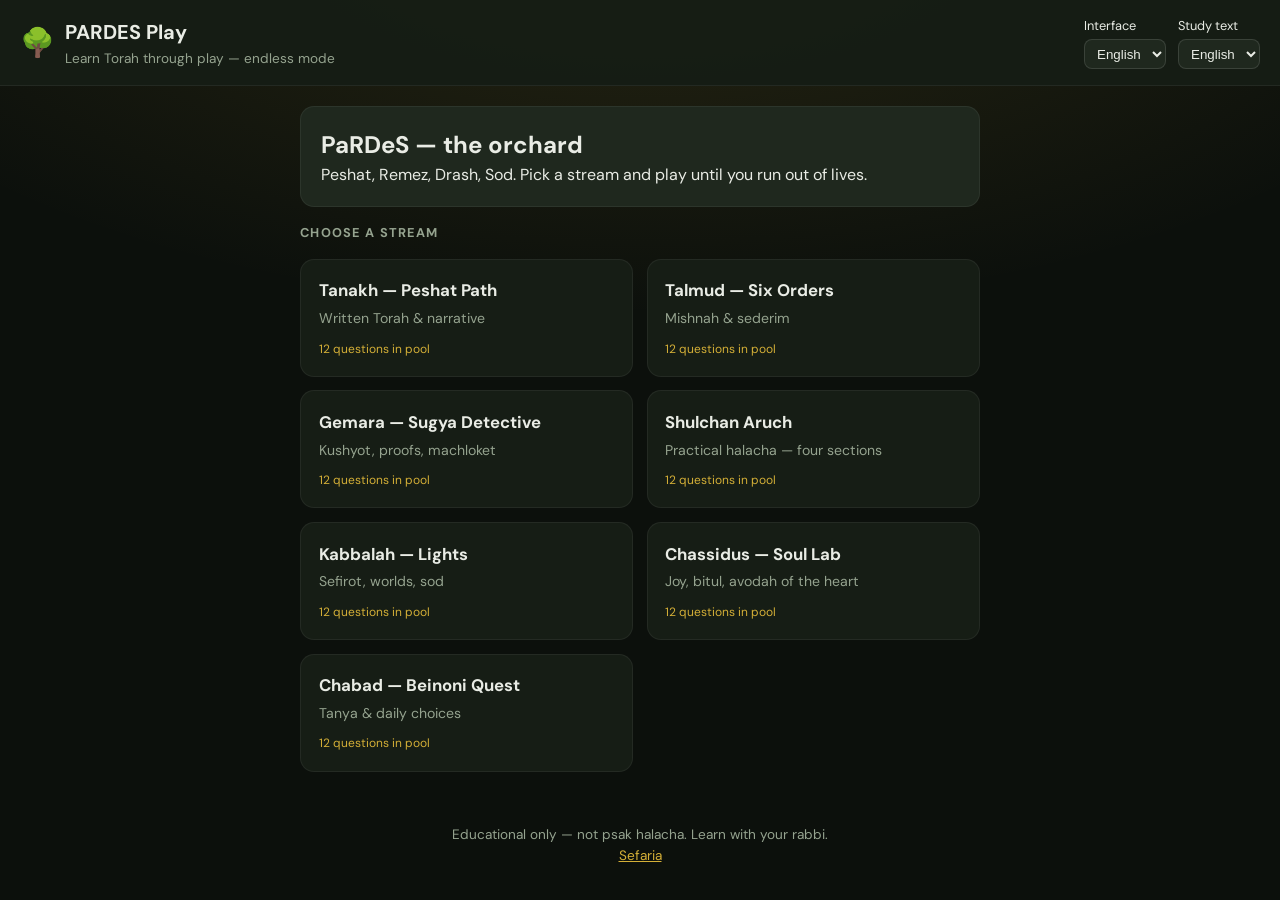
<file: index.html>
<!DOCTYPE html>
<html lang="en">
<head>
  <meta charset="UTF-8" />
  <meta name="viewport" content="width=device-width, initial-scale=1" />
  <title>PARDES Play</title>
  <link rel="preconnect" href="https://fonts.googleapis.com" />
  <link rel="preconnect" href="https://fonts.gstatic.com" crossorigin />
  <link href="https://fonts.googleapis.com/css2?family=Frank+Ruhl+Libre:wght@400;700&family=DM+Sans:wght@400;600;700&display=swap" rel="stylesheet" />
  <link rel="stylesheet" href="css/main.css" />
</head>
<body>
  <header class="site-header">
    <div class="brand">
      <span class="logo" aria-hidden="true">🌳</span>
      <div>
        <h1 data-i18n="app.title">PARDES Play</h1>
        <p class="tagline" data-i18n="app.tagline">Learn Torah through play</p>
      </div>
    </div>
    <div class="lang-controls">
      <label>
        <span data-i18n="settings.uiLanguage">Interface</span>
        <select id="ui-lang">
          <option value="en">English</option>
          <option value="he">עברית</option>
        </select>
      </label>
      <label>
        <span data-i18n="settings.textLanguage">Study text</span>
        <select id="text-lang">
          <option value="en">English</option>
          <option value="he">עברית</option>
          <option value="both">Both</option>
        </select>
      </label>
    </div>
  </header>

  <main class="container">
    <section class="card intro">
      <h2 data-i18n="home.pardesTitle">PaRDeS</h2>
      <p data-i18n="home.pardesDesc">Four gates of Torah — each stream is a different path of learning.</p>
    </section>
    <h2 class="section-title" data-i18n="home.chooseStream">Choose a stream</h2>
    <div id="stream-grid" class="stream-grid"></div>
  </main>

  <footer class="site-footer">
    <p data-i18n="footer.disclaimer">Educational only — not psak halacha.</p>
    <p><a href="https://www.sefaria.org" target="_blank" rel="noopener">Sefaria</a></p>
  </footer>
  <script type="module" src="js/app.js"></script>
</body>
</html>
</file>
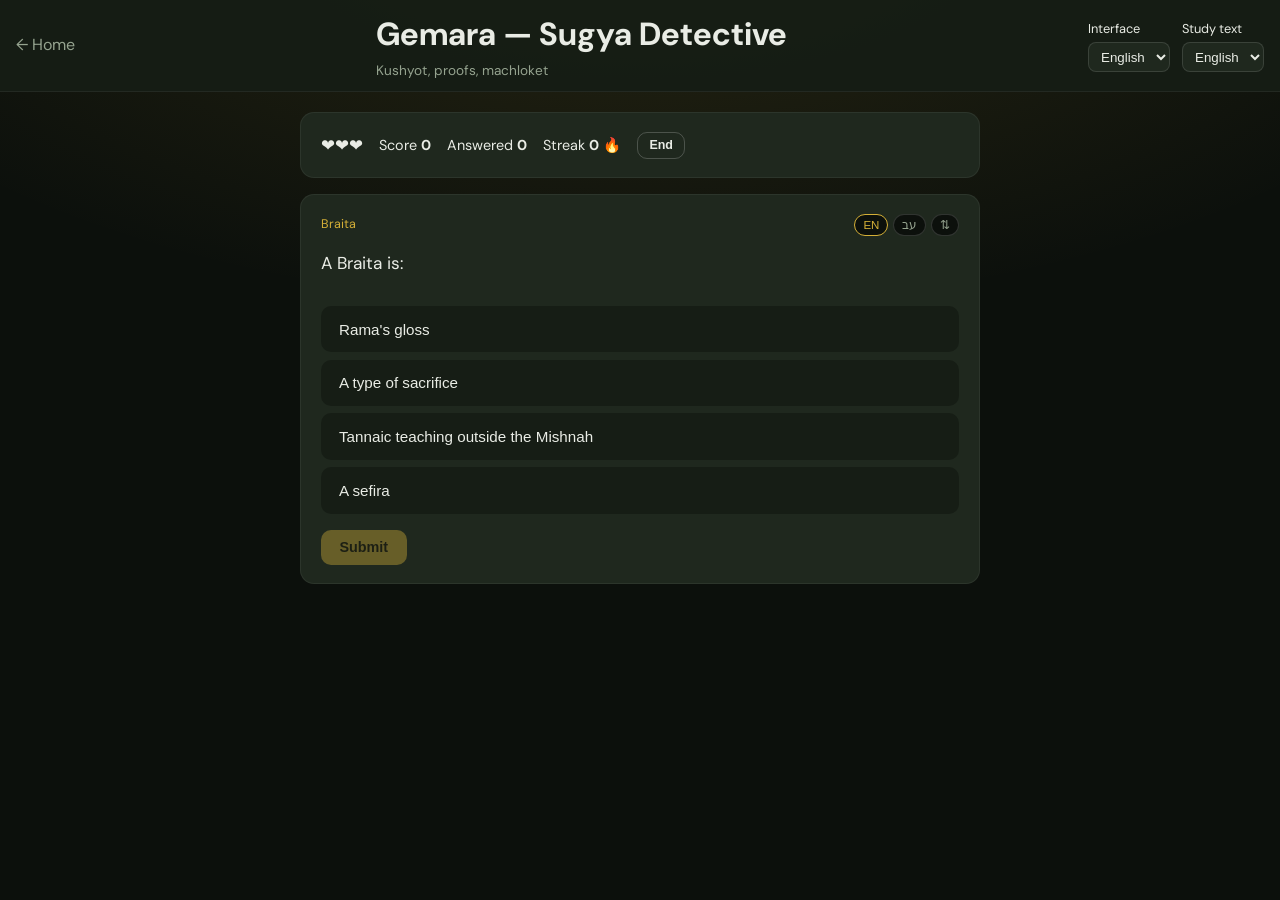
<file: game.html>
<!DOCTYPE html>
<html lang="en">
<head>
  <meta charset="UTF-8" />
  <meta name="viewport" content="width=device-width, initial-scale=1" />
  <title>Play — PARDES Play</title>
  <link rel="preconnect" href="https://fonts.googleapis.com" />
  <link rel="preconnect" href="https://fonts.gstatic.com" crossorigin />
  <link href="https://fonts.googleapis.com/css2?family=Frank+Ruhl+Libre:wght@400;700&family=DM+Sans:wght@400;600;700&display=swap" rel="stylesheet" />
  <link rel="stylesheet" href="css/main.css" />
</head>
<body class="game-page">
  <header class="site-header compact">
    <a href="index.html" class="back-link" data-i18n="game.back">← Home</a>
    <div>
      <h1 id="stream-title">Game</h1>
      <p id="stream-desc" class="muted"></p>
    </div>
    <div class="lang-controls">
      <label>
        <span data-i18n="settings.uiLanguage">Interface</span>
        <select id="ui-lang">
          <option value="en">English</option>
          <option value="he">עברית</option>
        </select>
      </label>
      <label>
        <span data-i18n="settings.textLanguage">Study text</span>
        <select id="text-lang">
          <option value="en">English</option>
          <option value="he">עברית</option>
          <option value="both">Both</option>
        </select>
      </label>
    </div>
  </header>

  <main class="container">
    <div class="stats-bar card">
      <span id="lives" class="lives" title="Lives">❤️❤️❤️</span>
      <span><span data-i18n="game.score">Score</span> <strong id="score">0</strong></span>
      <span><span data-i18n="game.answered">Answered</span> <strong id="answered-count">0</strong></span>
      <span><span data-i18n="game.streak">Streak</span> <strong id="streak">0</strong> 🔥</span>
      <button type="button" id="btn-end" class="btn secondary small" data-i18n="game.endSession">End</button>
    </div>

    <article class="card prompt-card">
      <div class="prompt-toolbar">
        <span id="source-ref" class="source"></span>
        <div class="inline-lang">
          <button type="button" class="pill" data-quick-text="en">EN</button>
          <button type="button" class="pill" data-quick-text="he">עב</button>
          <button type="button" class="pill" data-quick-text="both">⇅</button>
        </div>
      </div>
      <div id="prompt-text" class="prompt-text"></div>
      <div id="choices" class="choices"></div>
      <p id="feedback" class="feedback" hidden></p>
      <div class="actions">
        <button type="button" id="btn-submit" class="btn primary" disabled data-i18n="game.submit">Submit</button>
        <button type="button" id="btn-next" class="btn secondary" hidden data-i18n="game.next">Next →</button>
      </div>
    </article>

    <aside id="explain-box" class="card explain-card" hidden>
      <h3 data-i18n="game.learnMore">Learn more</h3>
      <div id="explain-text"></div>
      <a id="sefaria-link" href="#" target="_blank" rel="noopener" hidden data-i18n="game.openSefaria">Sefaria →</a>
    </aside>
  </main>

  <div id="game-over" class="modal" hidden>
    <div class="modal-inner card">
      <h2 data-i18n="game.complete">Session over</h2>
      <p id="final-score"></p>
      <a href="index.html" class="btn primary" data-i18n="game.backHome">Home</a>
      <button type="button" id="btn-replay" class="btn secondary" data-i18n="game.playAgain">Play again</button>
    </div>
  </div>

  <script type="module" src="js/game.js"></script>
</body>
</html>
</file>
<file: css/main.css>
:root {
  --bg: #0c100c;
  --surface: #161d15;
  --card: #1f281e;
  --text: #e9ece5;
  --muted: #95a38f;
  --accent: #d4af37;
  --good: #5cb85c;
  --bad: #e74c3c;
  --font: "DM Sans", system-ui, sans-serif;
  --font-he: "Frank Ruhl Libre", serif;
  --radius: 14px;
}

* { box-sizing: border-box; margin: 0; padding: 0; }

body {
  font-family: var(--font);
  background: var(--bg);
  color: var(--text);
  min-height: 100vh;
  line-height: 1.55;
  background-image:
    radial-gradient(ellipse 70% 45% at 50% -10%, rgba(212, 175, 55, 0.14), transparent);
}

html[dir="rtl"] body { font-family: var(--font-he), var(--font); }

a { color: var(--accent); }

.site-header {
  display: flex;
  flex-wrap: wrap;
  align-items: center;
  justify-content: space-between;
  gap: 1rem;
  padding: 1rem 1.25rem;
  background: rgba(22, 29, 21, 0.95);
  border-bottom: 1px solid rgba(255,255,255,0.06);
  position: sticky;
  top: 0;
  z-index: 20;
}

.site-header.compact { padding: 0.65rem 1rem; }
.brand { display: flex; gap: 0.65rem; align-items: center; }
.brand h1 { font-size: 1.25rem; }
.tagline, .muted { color: var(--muted); font-size: 0.85rem; }
.logo { font-size: 1.75rem; }

.lang-controls { display: flex; gap: 0.75rem; flex-wrap: wrap; font-size: 0.8rem; }
.lang-controls label { display: flex; flex-direction: column; gap: 0.2rem; }
.lang-controls select {
  background: var(--card);
  color: var(--text);
  border: 1px solid rgba(255,255,255,0.12);
  border-radius: 8px;
  padding: 0.35rem 0.5rem;
}

.container { max-width: 720px; margin: 0 auto; padding: 1.25rem; }

.card {
  background: var(--card);
  border: 1px solid rgba(255,255,255,0.06);
  border-radius: var(--radius);
  padding: 1.15rem 1.25rem;
  margin-bottom: 1rem;
}

.section-title {
  font-size: 0.8rem;
  text-transform: uppercase;
  letter-spacing: 0.1em;
  color: var(--muted);
  margin: 0.5rem 0 1rem;
}

.stream-grid {
  display: grid;
  grid-template-columns: repeat(auto-fill, minmax(240px, 1fr));
  gap: 0.85rem;
}

.stream-card {
  display: block;
  text-decoration: none;
  color: inherit;
  padding: 1.1rem;
  background: var(--surface);
  border-radius: var(--radius);
  border: 1px solid rgba(255,255,255,0.06);
  transition: transform 0.12s, border-color 0.12s;
}
.stream-card:hover {
  transform: translateY(-2px);
  border-color: rgba(212, 175, 55, 0.45);
}
.stream-card h3 { font-size: 1.05rem; margin-bottom: 0.3rem; }
.stream-card p { font-size: 0.88rem; color: var(--muted); }
.stream-card .meta { margin-top: 0.6rem; font-size: 0.75rem; color: var(--accent); }

.site-footer {
  text-align: center;
  padding: 2rem 1rem;
  font-size: 0.85rem;
  color: var(--muted);
}

.back-link { color: var(--muted); text-decoration: none; }
.back-link:hover { color: var(--accent); }

.stats-bar {
  display: flex;
  flex-wrap: wrap;
  gap: 1rem;
  align-items: center;
  font-size: 0.9rem;
}
.lives { font-size: 1.05rem; }

.prompt-toolbar {
  display: flex;
  justify-content: space-between;
  align-items: center;
  flex-wrap: wrap;
  gap: 0.5rem;
  margin-bottom: 0.85rem;
}
.source { font-size: 0.78rem; color: var(--accent); }

.inline-lang { display: flex; gap: 0.3rem; }
.pill {
  background: var(--bg);
  border: 1px solid rgba(255,255,255,0.15);
  color: var(--muted);
  padding: 0.2rem 0.5rem;
  border-radius: 999px;
  cursor: pointer;
  font-size: 0.72rem;
}
.pill.active { border-color: var(--accent); color: var(--accent); }

.prompt-text { font-size: 1.08rem; margin-bottom: 1rem; min-height: 2.5rem; }
.prompt-text .block-he {
  font-family: var(--font-he);
  font-size: 1.18rem;
  direction: rtl;
  text-align: right;
  margin-bottom: 0.65rem;
}
.prompt-text .block-en { color: var(--muted); direction: ltr; }

.choices { display: flex; flex-direction: column; gap: 0.45rem; }

.choice-btn {
  text-align: start;
  padding: 0.8rem 1rem;
  background: var(--surface);
  border: 2px solid transparent;
  border-radius: 10px;
  color: var(--text);
  cursor: pointer;
  font-size: 0.95rem;
  transition: border-color 0.1s;
}
html[dir="rtl"] .choice-btn { font-family: var(--font-he); }
.choice-btn:hover:not(:disabled) { border-color: rgba(212, 175, 55, 0.35); }
.choice-btn.selected { border-color: var(--accent); }
.choice-btn.correct { border-color: var(--good); background: rgba(92,184,92,0.12); }
.choice-btn.wrong { border-color: var(--bad); opacity: 0.9; }
.choice-btn:disabled { cursor: default; }

.feedback { margin-top: 0.85rem; padding: 0.65rem; border-radius: 8px; font-weight: 600; }
.feedback.ok { background: rgba(92,184,92,0.2); color: var(--good); }
.feedback.no { background: rgba(231,76,60,0.2); color: var(--bad); }

.actions { display: flex; gap: 0.65rem; margin-top: 1rem; flex-wrap: wrap; }

.btn {
  padding: 0.6rem 1.15rem;
  border-radius: 10px;
  border: none;
  font-weight: 600;
  cursor: pointer;
  font-size: 0.9rem;
}
.btn.primary { background: var(--accent); color: #1a1406; }
.btn.primary:disabled { opacity: 0.4; cursor: not-allowed; }
.btn.secondary {
  background: transparent;
  color: var(--text);
  border: 1px solid rgba(255,255,255,0.2);
}
.btn.small { padding: 0.35rem 0.7rem; font-size: 0.78rem; }

.explain-card h3 { font-size: 0.9rem; color: var(--accent); margin-bottom: 0.45rem; }
#sefaria-link { display: inline-block; margin-top: 0.6rem; font-size: 0.88rem; }

/* FIX: hidden modal must not show on load */
.modal[hidden] {
  display: none !important;
}
.modal:not([hidden]) {
  display: flex;
  position: fixed;
  inset: 0;
  background: rgba(0,0,0,0.75);
  align-items: center;
  justify-content: center;
  z-index: 100;
  padding: 1rem;
}

.modal-inner { max-width: 380px; text-align: center; }
.modal-inner h2 { margin-bottom: 0.75rem; }
.modal-inner .btn { margin: 0.35rem; display: inline-block; text-decoration: none; }
</file>
